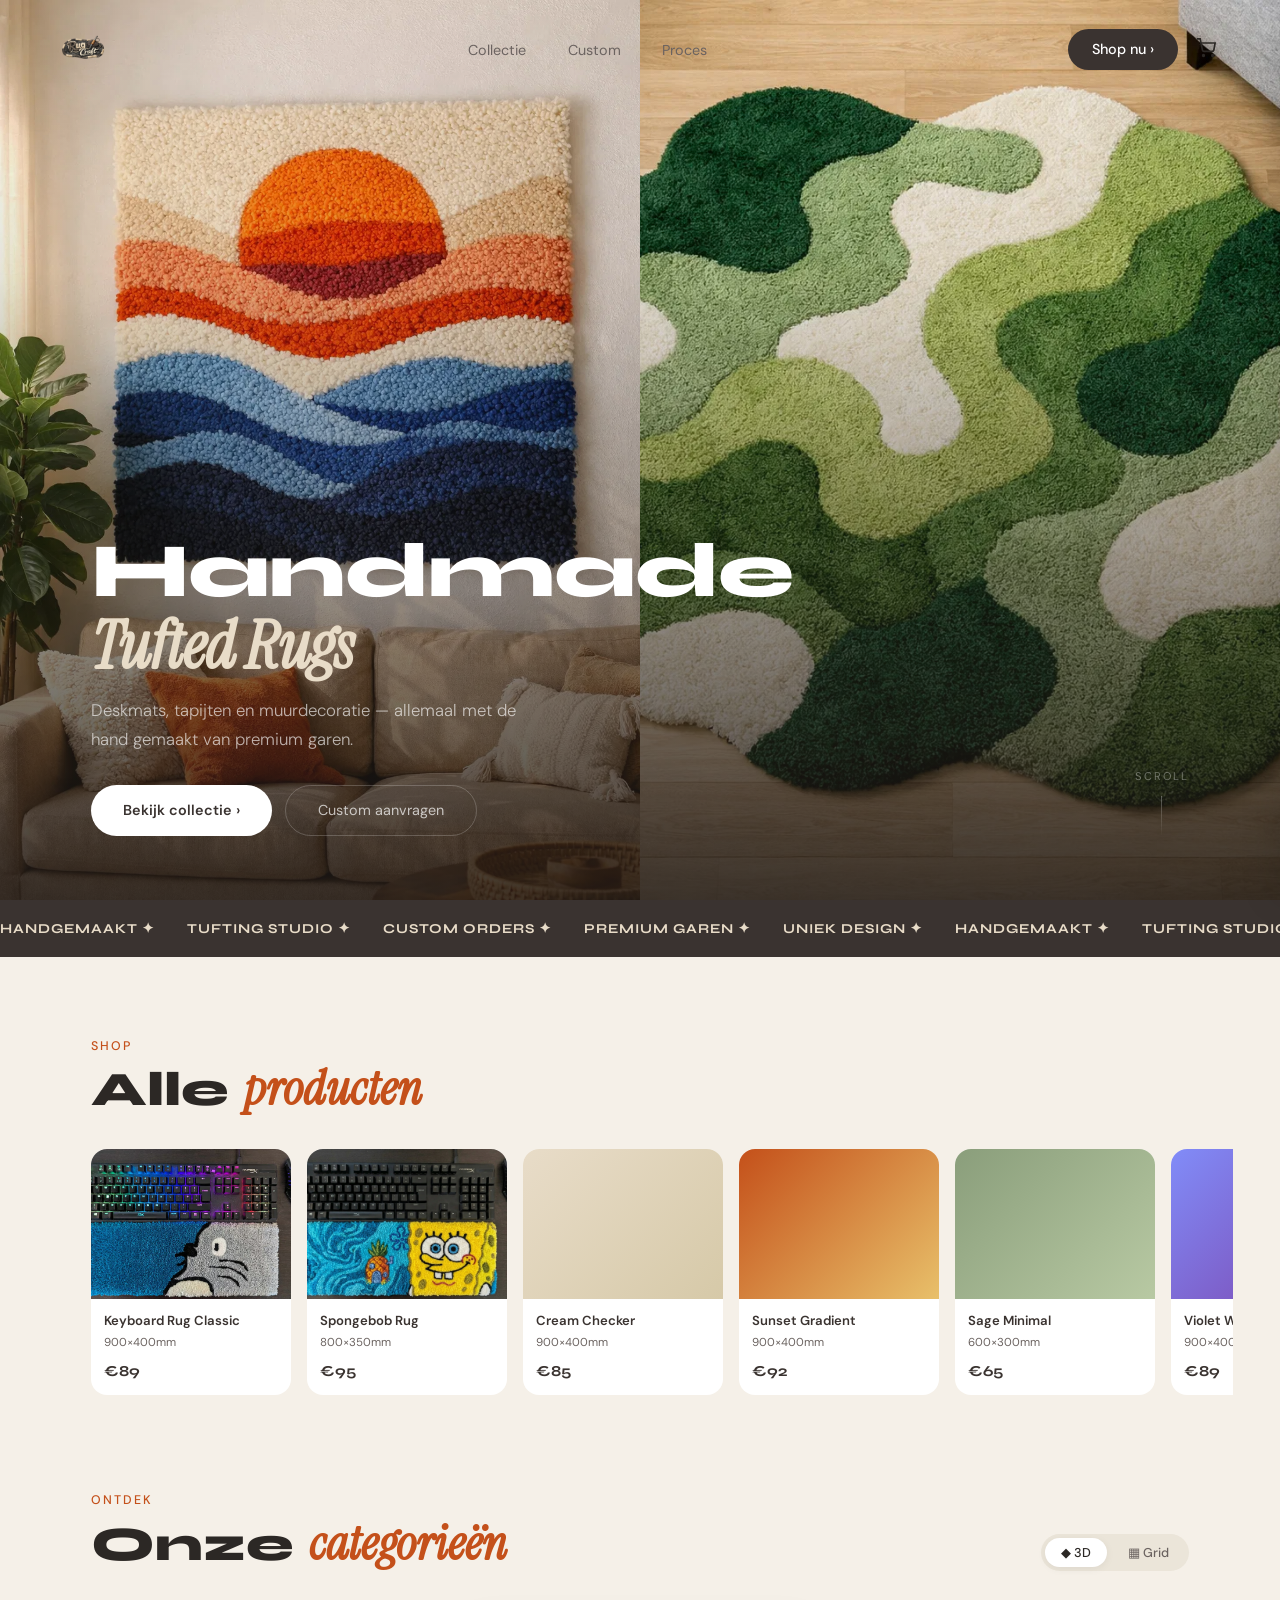
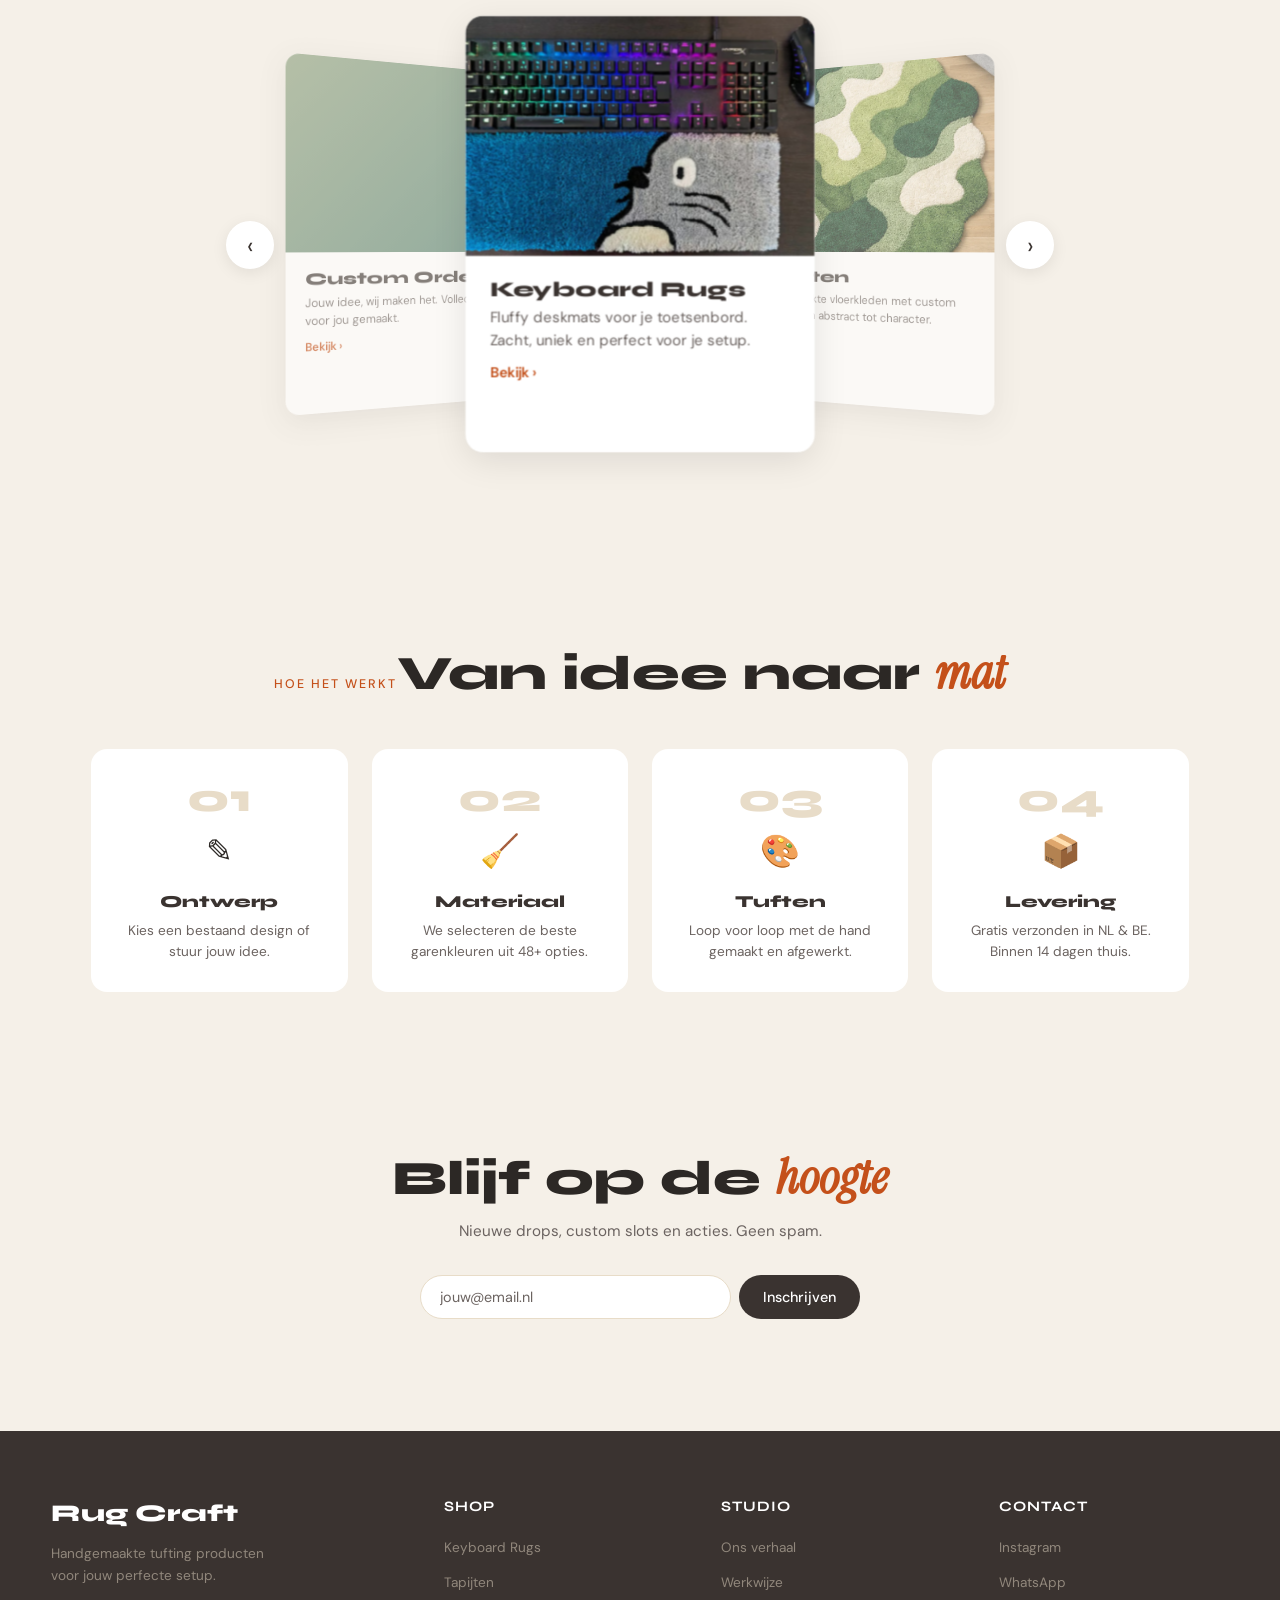
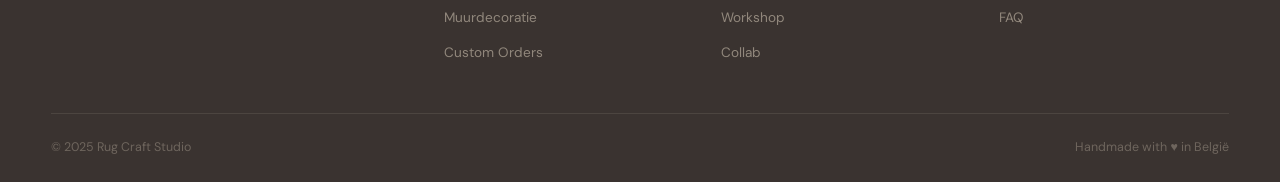
<file: index.html>
<!DOCTYPE html>
<html lang="nl">
<head>
    <meta charset="UTF-8" />
    <meta name="viewport" content="width=device-width, initial-scale=1.0" />
    <title>Rug Craft — Handmade Tufting</title>
    <link href="https://fonts.googleapis.com/css2?family=Syne:wght@400;700;800&family=Instrument+Serif:ital@0;1&family=DM+Sans:wght@300;400;500&display=swap" rel="stylesheet" />
    <link rel="stylesheet" href="/CSS/style.css" />
</head>
<body>

<!-- ===== NAV ===== -->
<header>
    <nav id="navbar">
        <div class="nav-inner">
            <a href="/" class="nav-logo"><img src="images/logo1.png" alt="Rug Craft" /></a>
            <ul class="nav-links">
                <li><a href="#categories">Collectie</a></li>
                <li><a href="javascript:void(0)" onclick="openCustomModal()">Custom</a></li>
                <li><a href="#process">Proces</a></li>
            </ul>
            <div class="nav-right">
                <a href="#categories" class="nav-cta">Shop nu &#8250;</a>
                <button class="cart-toggle" onclick="toggleCart()">
                    <svg width="20" height="20" viewBox="0 0 24 24" fill="none" stroke="currentColor" stroke-width="2"><circle cx="9" cy="21" r="1"/><circle cx="20" cy="21" r="1"/><path d="M1 1h4l2.68 13.39a2 2 0 0 0 2 1.61h9.72a2 2 0 0 0 2-1.61L23 6H6"/></svg>
                    <span class="cart-count" id="cart-count">0</span>
                </button>
            </div>
        </div>
    </nav>
</header>

<!-- ===== HERO ===== -->
<section class="hero">
    <div class="hero-img">
        <img src="images/sun_decor.webp" alt="">
        <img src="images/green_carpet.webp" alt="">
    </div>


    <div class="hero-overlay"></div>
    <div class="hero-inner">
        <div class="hero-content">
            <h1>Handmade<br/><em>Tufted Rugs</em></h1>
            <p class="hero-sub">Deskmats, tapijten en muurdecoratie — allemaal met de hand gemaakt van premium garen.</p>
            <div class="hero-buttons">
                <a href="#categories" class="btn-hero">Bekijk collectie &#8250;</a>
                <a href="javascript:void(0)" class="btn-hero-ghost" onclick="openCustomModal()">Custom aanvragen</a>
            </div>
        </div>
        <div class="hero-scroll-hint">
            <span>Scroll</span>
            <div class="scroll-line"></div>
        </div>
    </div>
</section>

<!-- ===== STRIP ===== -->
<div class="strip"><div class="strip-track">
    <span>Handgemaakt ✦</span><span>Tufting Studio ✦</span><span>Custom Orders ✦</span><span>Premium Garen ✦</span><span>Uniek Design ✦</span>
    <span>Handgemaakt ✦</span><span>Tufting Studio ✦</span><span>Custom Orders ✦</span><span>Premium Garen ✦</span><span>Uniek Design ✦</span>
</div></div>

<!-- ===== ALLE PRODUCTEN RIJ ===== -->
<section class="all-products" id="all-products">
    <div class="sec-header">
        <div><div class="section-label">Shop</div><h2>Alle <em>producten</em></h2></div>
    </div>
    <div class="products-scroll">
        <div class="products-track">
            <div class="p-card" onclick="addToCart('Keyboard Rug Classic',89,'900×400mm')"><img src="images/KeyboardRug.avif" alt="Keyboard Rug Classic"/><div class="p-info"><span class="p-name">Keyboard Rug Classic</span><span class="p-size">900×400mm</span><span class="p-price">&euro;89</span></div></div>
            <div class="p-card" onclick="addToCart('Spongebob Rug',95,'800×350mm')"><img src="images/SpongebobRug.png" alt="Spongebob Rug"/><div class="p-info"><span class="p-name">Spongebob Rug</span><span class="p-size">800×350mm</span><span class="p-price">&euro;95</span></div></div>
            <div class="p-card" onclick="addToCart('Cream Checker',85,'900×400mm')"><div class="p-ph" style="background:linear-gradient(135deg,#e8dcc8,#d6c9a8)"></div><div class="p-info"><span class="p-name">Cream Checker</span><span class="p-size">900×400mm</span><span class="p-price">&euro;85</span></div></div>
            <div class="p-card" onclick="addToCart('Sunset Gradient',92,'900×400mm')"><div class="p-ph" style="background:linear-gradient(135deg,#c4501a,#e8c06a)"></div><div class="p-info"><span class="p-name">Sunset Gradient</span><span class="p-size">900×400mm</span><span class="p-price">&euro;92</span></div></div>
            <div class="p-card" onclick="addToCart('Sage Minimal',65,'600×300mm')"><div class="p-ph" style="background:linear-gradient(135deg,#8a9e7b,#b8c9a3)"></div><div class="p-info"><span class="p-name">Sage Minimal</span><span class="p-size">600×300mm</span><span class="p-price">&euro;65</span></div></div>
            <div class="p-card" onclick="addToCart('Violet Wave',89,'900×400mm')"><div class="p-ph" style="background:linear-gradient(135deg,#818cf8,#7b3fa8)"></div><div class="p-info"><span class="p-name">Violet Wave</span><span class="p-size">900×400mm</span><span class="p-price">&euro;89</span></div></div>
            <div class="p-card" onclick="addToCart('Green Abstract Rug',175,'140×90cm')"><img src="images/green_carpet.webp" alt="Green Abstract Rug"/><div class="p-info"><span class="p-name">Green Abstract Rug</span><span class="p-size">140×90cm</span><span class="p-price">&euro;175</span></div></div>
            <div class="p-card" onclick="addToCart('Ocean Abstract',175,'140×90cm')"><div class="p-ph" style="background:linear-gradient(135deg,#2a5a8a,#4a7a6a)"></div><div class="p-info"><span class="p-name">Ocean Abstract</span><span class="p-size">140×90cm</span><span class="p-price">&euro;175</span></div></div>
            <div class="p-card" onclick="addToCart('Sunset Wall Art',125,'100×100cm')"><img src="images/sun_decor.webp" alt="Sunset Wall Art"/><div class="p-info"><span class="p-name">Sunset Wall Art</span><span class="p-size">100×100cm</span><span class="p-price">&euro;125</span></div></div>
            <div class="p-card" onclick="addToCart('Horizon Panorama',195,'180×80cm')"><img src="images/sun_horizon.webp" alt="Horizon Panorama"/><div class="p-info"><span class="p-name">Horizon Panorama</span><span class="p-size">180×80cm</span><span class="p-price">&euro;195</span></div></div>
        </div>
    </div>
</section>

<!-- ===== CATEGORIEËN ===== -->
<section class="categories-sec" id="categories">
    <div class="sec-header">
        <div><div class="section-label">Ontdek</div><h2>Onze <em>categorieën</em></h2></div>
        <div class="view-toggle">
            <button class="tog active" id="btn-carousel" onclick="setView('carousel')">&#9670; 3D</button>
            <button class="tog" id="btn-grid" onclick="setView('grid')">&#9638; Grid</button>
        </div>
    </div>
    <div class="carousel-wrap" id="carousel-view">
        <button class="c-arrow" onclick="moveCarousel(-1)">&#8249;</button>
        <div class="c-stage"><div class="c-track" id="carousel-track">
            <div class="c-card" onclick="openCategory('keyboard')"><img src="images/KeyboardRug.avif" alt="Keyboard Rugs"/><div class="c-card-body"><h3>Keyboard Rugs</h3><p>Fluffy deskmats voor je toetsenbord. Zacht, uniek en perfect voor je setup.</p><span class="c-cta">Bekijk &#8250;</span></div></div>
            <div class="c-card" onclick="openCategory('tapijten')"><img src="images/green_carpet.webp" alt="Tapijten"/><div class="c-card-body"><h3>Tapijten</h3><p>Handgemaakte vloerkleden met custom designs. Van abstract tot character.</p><span class="c-cta">Bekijk &#8250;</span></div></div>
            <div class="c-card" onclick="openCategory('muur')"><img src="images/sun_decor.webp" alt="Muurdecoratie"/><div class="c-card-body"><h3>Muurdecoratie</h3><p>Tufted wall art voor aan je muur. Handgemaakte kunst met persoonlijkheid.</p><span class="c-cta">Bekijk &#8250;</span></div></div>
            <div class="c-card" onclick="openCategory('custom')"><div class="c-card-ph" style="background:linear-gradient(135deg,#8a9e7b,#4a7a6a)"></div><div class="c-card-body"><h3>Custom Orders</h3><p>Jouw idee, wij maken het. Volledig op maat, voor jou gemaakt.</p><span class="c-cta">Bekijk &#8250;</span></div></div>
        </div></div>
        <button class="c-arrow" onclick="moveCarousel(1)">&#8250;</button>
    </div>
    <div class="cat-grid hidden" id="grid-view">
        <div class="cat-card" onclick="openCategory('keyboard')"><img src="images/KeyboardRug.avif" alt="Keyboard Rugs"/><div class="cat-card-body"><h3>Keyboard Rugs</h3><p>Fluffy deskmats voor je setup.</p></div></div>
        <div class="cat-card" onclick="openCategory('tapijten')"><img src="images/green_carpet.webp" alt="Tapijten"/><div class="cat-card-body"><h3>Tapijten</h3><p>Handgemaakte vloerkleden.</p></div></div>
        <div class="cat-card" onclick="openCategory('muur')"><img src="images/sun_decor.webp" alt="Muurdecoratie"/><div class="cat-card-body"><h3>Muurdecoratie</h3><p>Tufted wall art.</p></div></div>
        <div class="cat-card" onclick="openCategory('custom')"><div class="cat-card-ph" style="background:linear-gradient(135deg,#8a9e7b,#4a7a6a)"></div><div class="cat-card-body"><h3>Custom Orders</h3><p>Volledig op maat.</p></div></div>
    </div>

    <!-- Expand panels -->
    <div class="expand" id="expand-keyboard"><div class="expand-top"><h3>Keyboard Rugs</h3><button onclick="closeCategory()">&#10005; Sluiten</button></div><div class="pgrid"></div></div>
    <div class="expand" id="expand-tapijten"><div class="expand-top"><h3>Tapijten</h3><button onclick="closeCategory()">&#10005; Sluiten</button></div><div class="pgrid"></div></div>
    <div class="expand" id="expand-muur"><div class="expand-top"><h3>Muurdecoratie</h3><button onclick="closeCategory()">&#10005; Sluiten</button></div><div class="pgrid"></div></div>
    <div class="expand" id="expand-custom"><div class="expand-top"><h3>Custom Orders</h3><button onclick="closeCategory()">&#10005; Sluiten</button></div><div class="expand-custom-body">
        <p>Wil je iets unieks? Stuur ons jouw idee en wij maken het werkelijkheid.</p>
        <a href="javascript:void(0)" class="btn-primary" onclick="openCustomModal()" style="margin-top:1rem">Custom aanvragen &#8250;</a>
    </div></div>
</section>

<!-- ===== PROCESS ===== -->
<section class="process-sec" id="process">
    <div class="sec-header center"><div class="section-label">Hoe het werkt</div><h2>Van idee naar <em>mat</em></h2></div>
    <div class="proc-grid">
        <div class="proc"><div class="proc-n">01</div><div class="proc-i">&#9998;</div><h3>Ontwerp</h3><p>Kies een bestaand design of stuur jouw idee.</p></div>
        <div class="proc"><div class="proc-n">02</div><div class="proc-i">&#129529;</div><h3>Materiaal</h3><p>We selecteren de beste garenkleuren uit 48+ opties.</p></div>
        <div class="proc"><div class="proc-n">03</div><div class="proc-i">&#127912;</div><h3>Tuften</h3><p>Loop voor loop met de hand gemaakt en afgewerkt.</p></div>
        <div class="proc"><div class="proc-n">04</div><div class="proc-i">&#128230;</div><h3>Levering</h3><p>Gratis verzonden in NL &amp; BE. Binnen 14 dagen thuis.</p></div>
    </div>
</section>

<!-- ===== NEWSLETTER ===== -->
<section class="nl-sec">
    <h2>Blijf op de <em>hoogte</em></h2>
    <p class="nl-sub">Nieuwe drops, custom slots en acties. Geen spam.</p>
    <div class="nl-form"><input type="email" placeholder="jouw@email.nl"/><button>Inschrijven</button></div>
</section>

<!-- ===== FOOTER ===== -->
<footer>
    <div class="f-top">
        <div class="f-brand"><div class="f-logo">Rug Craft</div><p>Handgemaakte tufting producten<br/>voor jouw perfecte setup.</p></div>
        <div class="f-col"><div class="f-h">Shop</div><ul><li><a href="#categories">Keyboard Rugs</a></li><li><a href="#categories">Tapijten</a></li><li><a href="#categories">Muurdecoratie</a></li><li><a href="javascript:void(0)" onclick="openCustomModal()">Custom Orders</a></li></ul></div>
        <div class="f-col"><div class="f-h">Studio</div><ul><li><a href="#">Ons verhaal</a></li><li><a href="#process">Werkwijze</a></li><li><a href="#">Workshop</a></li><li><a href="#">Collab</a></li></ul></div>
        <div class="f-col"><div class="f-h">Contact</div><ul><li><a href="https://www.instagram.com/rugcraftt/" target="_blank">Instagram</a></li><li><a href="https://wa.me/32489345632" target="_blank">WhatsApp</a></li><li><a href="#">FAQ</a></li></ul></div>
    </div>
    <div class="f-bot"><span>&copy; 2025 Rug Craft Studio</span><span>Handmade with &hearts; in België</span></div>
</footer>

<!-- ===== CART SIDEBAR ===== -->
<div class="overlay" id="cart-overlay" onclick="toggleCart()"></div>
<aside class="cart" id="cart-sidebar">
    <div class="cart-head"><h3>Winkelwagen</h3><button onclick="toggleCart()">&#10005;</button></div>
    <div class="cart-items" id="cart-items"><div class="cart-empty" id="cart-empty"><p>Je winkelwagen is leeg</p></div></div>
    <div class="cart-foot" id="cart-footer" style="display:none">
        <div class="cart-total"><span>Totaal</span><span id="cart-total-price">&euro;0</span></div>
        <div class="checkout-btns">
            <button class="ck-wa" onclick="checkoutWhatsApp()"><svg width="18" height="18" viewBox="0 0 24 24" fill="currentColor"><path d="M17.472 14.382c-.297-.149-1.758-.867-2.03-.967-.273-.099-.471-.148-.67.15-.197.297-.767.966-.94 1.164-.173.199-.347.223-.644.075-.297-.15-1.255-.463-2.39-1.475-.883-.788-1.48-1.761-1.653-2.059-.173-.297-.018-.458.13-.606.134-.133.298-.347.446-.52.149-.174.198-.298.298-.497.099-.198.05-.371-.025-.52-.075-.149-.669-1.612-.916-2.207-.242-.579-.487-.5-.669-.51-.173-.008-.371-.01-.57-.01-.198 0-.52.074-.792.372-.272.297-1.04 1.016-1.04 2.479 0 1.462 1.065 2.875 1.213 3.074.149.198 2.096 3.2 5.077 4.487.709.306 1.262.489 1.694.625.712.227 1.36.195 1.871.118.571-.085 1.758-.719 2.006-1.413.248-.694.248-1.289.173-1.413-.074-.124-.272-.198-.57-.347m-5.421 7.403h-.004a9.87 9.87 0 01-5.031-1.378l-.361-.214-3.741.982.998-3.648-.235-.374a9.86 9.86 0 01-1.51-5.26c.001-5.45 4.436-9.884 9.888-9.884 2.64 0 5.122 1.03 6.988 2.898a9.825 9.825 0 012.893 6.994c-.003 5.45-4.437 9.884-9.885 9.884m8.413-18.297A11.815 11.815 0 0012.05 0C5.495 0 .16 5.335.157 11.892c0 2.096.547 4.142 1.588 5.945L.057 24l6.305-1.654a11.882 11.882 0 005.683 1.448h.005c6.554 0 11.89-5.335 11.893-11.893a11.821 11.821 0 00-3.48-8.413z"/></svg> WhatsApp</button>
            <button class="ck-ig" onclick="checkoutInstagram()"><svg width="18" height="18" viewBox="0 0 24 24" fill="none" stroke="currentColor" stroke-width="2"><rect x="2" y="2" width="20" height="20" rx="5"/><circle cx="12" cy="12" r="5"/><circle cx="17.5" cy="6.5" r="1.5" fill="currentColor" stroke="none"/></svg> Instagram</button>
        </div>
    </div>
</aside>

<!-- ===== CUSTOM MODAL ===== -->
<div class="overlay" id="custom-modal-overlay" onclick="closeCustomModal()"></div>
<div class="modal" id="custom-modal">
    <div class="modal-head"><h3>Custom Design Aanvragen</h3><button onclick="closeCustomModal()">&#10005;</button></div>
    <div class="modal-body">
        <div class="fg"><label>Wat wil je laten maken?</label><select id="custom-type"><option value="Deskmat">Deskmat (vanaf €99)</option><option value="Tapijt">Tapijt (vanaf €169)</option><option value="Muurdecoratie">Muurdecoratie (vanaf €119)</option></select></div>
        <div class="fg"><label>Beschrijf je idee</label><textarea id="custom-desc" rows="3" placeholder="Bijv. een Spongebob deskmat in geel en bruin, 900x400mm..."></textarea></div>
        <div class="fg"><label>Gewenste kleuren</label><div class="cpick" id="custom-colors">
            <div class="cp" style="background:#c4501a" onclick="toggleColor(this,'#c4501a')"></div>
            <div class="cp" style="background:#d6831a" onclick="toggleColor(this,'#d6831a')"></div>
            <div class="cp" style="background:#e8c06a" onclick="toggleColor(this,'#e8c06a')"></div>
            <div class="cp" style="background:#8a9e7b" onclick="toggleColor(this,'#8a9e7b')"></div>
            <div class="cp" style="background:#4a7a6a" onclick="toggleColor(this,'#4a7a6a')"></div>
            <div class="cp" style="background:#2a5a8a" onclick="toggleColor(this,'#2a5a8a')"></div>
            <div class="cp" style="background:#818cf8" onclick="toggleColor(this,'#818cf8')"></div>
            <div class="cp" style="background:#fb7185" onclick="toggleColor(this,'#fb7185')"></div>
            <div class="cp" style="background:#f472b6" onclick="toggleColor(this,'#f472b6')"></div>
            <div class="cp" style="background:#7b3fa8" onclick="toggleColor(this,'#7b3fa8')"></div>
            <div class="cp" style="background:#1a1a1a" onclick="toggleColor(this,'#1a1a1a')"></div>
            <div class="cp" style="background:#e8dcc8" onclick="toggleColor(this,'#e8dcc8')"></div>
        </div></div>
        <div class="fg"><label>Formaat (optioneel)</label><input type="text" id="custom-size" placeholder="Bijv. 900x400mm"/></div>
        <div class="fg"><label>Je naam</label><input type="text" id="custom-name" placeholder="Naam"/></div>
        <div class="checkout-btns">
            <button class="ck-wa" onclick="customWhatsApp()"><svg width="18" height="18" viewBox="0 0 24 24" fill="currentColor"><path d="M17.472 14.382c-.297-.149-1.758-.867-2.03-.967-.273-.099-.471-.148-.67.15-.197.297-.767.966-.94 1.164-.173.199-.347.223-.644.075-.297-.15-1.255-.463-2.39-1.475-.883-.788-1.48-1.761-1.653-2.059-.173-.297-.018-.458.13-.606.134-.133.298-.347.446-.52.149-.174.198-.298.298-.497.099-.198.05-.371-.025-.52-.075-.149-.669-1.612-.916-2.207-.242-.579-.487-.5-.669-.51-.173-.008-.371-.01-.57-.01-.198 0-.52.074-.792.372-.272.297-1.04 1.016-1.04 2.479 0 1.462 1.065 2.875 1.213 3.074.149.198 2.096 3.2 5.077 4.487.709.306 1.262.489 1.694.625.712.227 1.36.195 1.871.118.571-.085 1.758-.719 2.006-1.413.248-.694.248-1.289.173-1.413-.074-.124-.272-.198-.57-.347m-5.421 7.403h-.004a9.87 9.87 0 01-5.031-1.378l-.361-.214-3.741.982.998-3.648-.235-.374a9.86 9.86 0 01-1.51-5.26c.001-5.45 4.436-9.884 9.888-9.884 2.64 0 5.122 1.03 6.988 2.898a9.825 9.825 0 012.893 6.994c-.003 5.45-4.437 9.884-9.885 9.884m8.413-18.297A11.815 11.815 0 0012.05 0C5.495 0 .16 5.335.157 11.892c0 2.096.547 4.142 1.588 5.945L.057 24l6.305-1.654a11.882 11.882 0 005.683 1.448h.005c6.554 0 11.89-5.335 11.893-11.893a11.821 11.821 0 00-3.48-8.413z"/></svg> Via WhatsApp</button>
            <button class="ck-ig" onclick="customInstagram()"><svg width="18" height="18" viewBox="0 0 24 24" fill="none" stroke="currentColor" stroke-width="2"><rect x="2" y="2" width="20" height="20" rx="5"/><circle cx="12" cy="12" r="5"/><circle cx="17.5" cy="6.5" r="1.5" fill="currentColor" stroke="none"/></svg> Via Instagram</button>
        </div>
    </div>
</div>

<script>
    const WA='32489345632', IG='https://www.instagram.com/rugcraftt/';

    /* -- Smooth scroll -- */
    document.querySelectorAll('a[href^="#"]').forEach(a=>{a.addEventListener('click',e=>{const t=document.querySelector(a.getAttribute('href'));if(t){e.preventDefault();t.scrollIntoView({behavior:'smooth'});}});});

    /* -- Nav scroll -- */
    const nav=document.getElementById('navbar');
    window.addEventListener('scroll',()=>nav.classList.toggle('scrolled',scrollY>50));

    /* -- Products data for expand panels -- */
    const PRODUCTS={
        keyboard:[
            {n:'Keyboard Rug Classic',p:89,s:'900×400mm',img:'images/KeyboardRug.avif'},
            {n:'Cream Checker',p:85,s:'900×400mm',bg:'linear-gradient(135deg,#e8dcc8,#d6c9a8)'},
            {n:'Midnight Setup',p:82,s:'800×350mm',bg:'linear-gradient(135deg,#3a3330,#5c4a40)'},
            {n:'Sunset Gradient',p:92,s:'900×400mm',bg:'linear-gradient(135deg,#c4501a,#e8c06a)'},
            {n:'Sage Minimal',p:65,s:'600×300mm',bg:'linear-gradient(135deg,#8a9e7b,#b8c9a3)'},
            {n:'Violet Wave',p:89,s:'900×400mm',bg:'linear-gradient(135deg,#818cf8,#7b3fa8)'}
        ],tapijten:[
            {n:'Spongebob Rug',p:149,s:'120×80cm',img:'images/SpongebobRug.png'},
            {n:'Green Abstract Rug',p:175,s:'140×90cm',img:'images/green_carpet.webp'},
            {n:'Ocean Abstract',p:175,s:'140×90cm',bg:'linear-gradient(135deg,#2a5a8a,#4a7a6a)'},
            {n:'Golden Hour',p:159,s:'120×80cm',bg:'linear-gradient(135deg,#e8c06a,#d6831a)'},
            {n:'Noir Essentials',p:199,s:'160×110cm',bg:'linear-gradient(135deg,#1a1a1a,#3a3330)'},
            {n:'Sand Dune',p:165,s:'130×85cm',bg:'linear-gradient(135deg,#d6c9a8,#e8dcc8)'}
        ],muur:[
            {n:'Sunset Wall Art',p:125,s:'100×100cm',img:'images/sun_decor.webp'},
            {n:'Horizon Panorama',p:195,s:'180×80cm',img:'images/sun_horizon.webp'},
            {n:'Nature Waves',p:135,s:'80×50cm',bg:'linear-gradient(135deg,#8a9e7b,#e8dcc8)'},
            {n:'Galaxy Mirror',p:145,s:'70cm ⌀',bg:'linear-gradient(135deg,#7b3fa8,#818cf8)'},
            {n:'Retro Arch',p:155,s:'90×60cm',bg:'linear-gradient(135deg,#fb7185,#e8c06a)'},
            {n:'Mono Cloud',p:95,s:'50cm ⌀',bg:'linear-gradient(135deg,#3a3330,#6b6360)'}
        ]};

    /* Render product grids */
    Object.entries(PRODUCTS).forEach(([cat,items])=>{
        const grid=document.querySelector('#expand-'+cat+' .pgrid');
        if(!grid)return;
        items.forEach(item=>{
            const d=document.createElement('div');d.className='product-card';
            d.innerHTML=`${item.img?`<img src="${item.img}" alt="${item.n}"/>`:`<div class="product-ph" style="background:${item.bg}"></div>`}<div class="product-info"><span class="product-name">${item.n}</span><span class="product-size">${item.s}</span><div class="product-foot"><span class="product-price">€${item.p}</span><button class="product-btn" onclick="event.stopPropagation();addToCart('${item.n}',${item.p},'${item.s}')">+ Toevoegen</button></div></div>`;
            grid.appendChild(d);
        });
    });

    /* -- 3D Carousel -- */
    const cards=document.querySelectorAll('.c-card'),total=cards.length;let cur=0;
    function updateCarousel(){cards.forEach((c,i)=>{let o=i-cur;if(o>total/2)o-=total;if(o<-total/2)o+=total;let z,x,ry,op,sc;if(o===0){z=100;x=0;ry=0;op=1;sc=1;}else if(Math.abs(o)===1||Math.abs(o)===total-1){z=0;x=(o>0||o===-(total-1)?1:-1)*220;ry=(o>0||o===-(total-1)?-35:35);op=.6;sc=.85;}else{z=-200;x=o>0?400:-400;ry=o>0?-50:50;op=0;sc=.7;}c.style.transform=`translateX(${x}px) translateZ(${z}px) rotateY(${ry}deg) scale(${sc})`;c.style.opacity=op;c.style.zIndex=o===0?10:5-Math.abs(o);c.style.pointerEvents=o===0?'auto':'none';});}
    function moveCarousel(d){cur=(cur+d+total)%total;updateCarousel();}
    updateCarousel();

    function setView(v){const cv=document.getElementById('carousel-view'),gv=document.getElementById('grid-view'),bc=document.getElementById('btn-carousel'),bg=document.getElementById('btn-grid');if(v==='carousel'){cv.classList.remove('hidden');gv.classList.add('hidden');bc.classList.add('active');bg.classList.remove('active');updateCarousel();}else{cv.classList.add('hidden');gv.classList.remove('hidden');bc.classList.remove('active');bg.classList.add('active');}}

    /* -- Category expand -- */
    function openCategory(cat){closeCategory();const p=document.getElementById('expand-'+cat);if(p){p.classList.add('active');setTimeout(()=>p.scrollIntoView({behavior:'smooth',block:'nearest'}),100);}}
    function closeCategory(){document.querySelectorAll('.expand').forEach(e=>e.classList.remove('active'));}

    /* -- Cart -- */
    let cart=[];
    function addToCart(name,price,size){const ex=cart.find(i=>i.name===name);if(ex)ex.qty++;else cart.push({name,price,size,qty:1});updateCartUI();showNotif(name);if(!document.getElementById('cart-sidebar').classList.contains('open'))toggleCart();}
    function removeFromCart(i){cart.splice(i,1);updateCartUI();}
    function changeQty(i,d){cart[i].qty+=d;if(cart[i].qty<=0)cart.splice(i,1);updateCartUI();}
    function updateCartUI(){const cnt=document.getElementById('cart-count'),items=document.getElementById('cart-items'),empty=document.getElementById('cart-empty'),foot=document.getElementById('cart-footer'),tot=document.getElementById('cart-total-price'),ti=cart.reduce((s,i)=>s+i.qty,0),tp=cart.reduce((s,i)=>s+i.price*i.qty,0);cnt.textContent=ti;cnt.style.display=ti>0?'flex':'none';items.querySelectorAll('.cart-item').forEach(p=>p.remove());if(!cart.length){empty.style.display='block';foot.style.display='none';return;}empty.style.display='none';foot.style.display='block';tot.textContent='€'+tp;cart.forEach((item,idx)=>{const d=document.createElement('div');d.className='cart-item';d.innerHTML=`<div class="ci-info"><span class="ci-name">${item.name}</span><span class="ci-size">${item.size}</span><span class="ci-price">€${item.price}</span></div><div class="ci-actions"><div class="qty"><button onclick="changeQty(${idx},-1)">−</button><span>${item.qty}</span><button onclick="changeQty(${idx},1)">+</button></div><button class="ci-rm" onclick="removeFromCart(${idx})">✕</button></div>`;items.appendChild(d);});}
    function showNotif(name){const n=document.createElement('div');n.className='notif';n.textContent='✓ '+name+' toegevoegd';document.body.appendChild(n);setTimeout(()=>n.classList.add('show'),10);setTimeout(()=>{n.classList.remove('show');setTimeout(()=>n.remove(),300);},2000);}
    function toggleCart(){document.getElementById('cart-sidebar').classList.toggle('open');document.getElementById('cart-overlay').classList.toggle('open');}

    /* -- Checkout -- */
    function buildOrder(){let m='🧶 *Nieuwe bestelling — Rug Craft*\n\n';cart.forEach(i=>{m+=`• ${i.name} (${i.size}) x${i.qty} — €${i.price*i.qty}\n`;});m+=`\n*Totaal: €${cart.reduce((s,i)=>s+i.price*i.qty,0)}*\n\nGraag ontvang ik meer info over bezorging en betaling. Bedankt! 🙏`;return m;}
    function checkoutWhatsApp(){window.open(`https://wa.me/${WA}?text=${encodeURIComponent(buildOrder())}`,'_blank');}
    function checkoutInstagram(){navigator.clipboard.writeText(buildOrder()).then(()=>{alert('📋 Bestelling gekopieerd!\n\nJe wordt doorgestuurd naar Instagram.\nPlak het bericht in een DM naar @rugcraftt.');window.open(IG,'_blank');}).catch(()=>{prompt('Kopieer dit bericht:',buildOrder());window.open(IG,'_blank');});}

    /* -- Custom -- */
    let selColors=[];
    function openCustomModal(){document.getElementById('custom-modal').classList.add('open');document.getElementById('custom-modal-overlay').classList.add('open');}
    function closeCustomModal(){document.getElementById('custom-modal').classList.remove('open');document.getElementById('custom-modal-overlay').classList.remove('open');}
    function toggleColor(el,c){el.classList.toggle('sel');if(selColors.includes(c))selColors=selColors.filter(x=>x!==c);else selColors.push(c);}
    function buildCustomMsg(){const t=document.getElementById('custom-type').value,d=document.getElementById('custom-desc').value,s=document.getElementById('custom-size').value,n=document.getElementById('custom-name').value,c=selColors.length?selColors.join(', '):'Nog niet gekozen';return`🎨 *Custom Design Aanvraag — Rug Craft*\n\n*Naam:* ${n||'-'}\n*Type:* ${t}\n*Beschrijving:* ${d||'-'}\n*Kleuren:* ${c}\n*Formaat:* ${s||'-'}\n\nIk hoor graag wat de mogelijkheden en prijs zijn. Bedankt! 🙏`;}
    function customWhatsApp(){window.open(`https://wa.me/${WA}?text=${encodeURIComponent(buildCustomMsg())}`,'_blank');}
    function customInstagram(){navigator.clipboard.writeText(buildCustomMsg()).then(()=>{alert('📋 Aanvraag gekopieerd!\n\nPlak het bericht in een DM naar @rugcraftt.');window.open(IG,'_blank');}).catch(()=>{prompt('Kopieer dit bericht:',buildCustomMsg());window.open(IG,'_blank');});}

    /* -- Keys -- */
    document.addEventListener('keydown',e=>{if(e.key==='ArrowLeft')moveCarousel(-1);if(e.key==='ArrowRight')moveCarousel(1);if(e.key==='Escape'){closeCategory();closeCustomModal();if(document.getElementById('cart-sidebar').classList.contains('open'))toggleCart();}});
</script>
</body>
</html>
</file>
<file: CSS/style.css>
/* === RUG CRAFT — COMPLETE CSS === */
*,*::before,*::after{margin:0;padding:0;box-sizing:border-box}
html{scroll-behavior:smooth}
:root{--bg:#f5f0e8;--bg2:#ebe5d9;--tx:#2c2825;--tx2:#6b6360;--ac:#c4501a;--cr:#e8dcc8;--dk:#3a3330;--wh:#fff;--r:16px}
body{font-family:'DM Sans',sans-serif;background:var(--bg);color:var(--tx);line-height:1.6;overflow-x:hidden}
h1,h2,h3{font-family:'Syne',sans-serif;font-weight:800;line-height:1.1}
h1{font-size:clamp(2.2rem,5vw,3.8rem)}h2{font-size:clamp(1.8rem,4vw,3rem)}
em{font-family:'Instrument Serif',serif;font-style:italic;color:var(--ac)}
a{text-decoration:none;color:inherit}img{max-width:100%;display:block}
button{font-family:inherit;cursor:pointer;border:none}
.hidden{display:none!important}

/* === NAV === */
header{position:fixed;top:0;left:0;right:0;z-index:100;padding:1rem 1.5rem}
nav{max-width:1200px;margin:0 auto;border-radius:100px;transition:all .4s}
nav.scrolled{background:rgba(245,240,232,.8);backdrop-filter:blur(20px);-webkit-backdrop-filter:blur(20px);box-shadow:0 4px 30px rgba(0,0,0,.06);border:1px solid rgba(232,220,200,.5)}
.nav-inner{display:flex;align-items:center;justify-content:space-between;padding:.6rem 1rem .6rem 1.2rem}
.nav-logo img{height:48px;width:auto;object-fit:contain}
.nav-links{display:flex;list-style:none;gap:.4rem}
.nav-links a{font-size:.9rem;font-weight:400;color:var(--tx2);padding:.5rem 1.1rem;border-radius:50px;transition:all .25s}
.nav-links a:hover{color:var(--tx);background:rgba(0,0,0,.04)}
.nav-right{display:flex;align-items:center;gap:.6rem}
.nav-cta{background:var(--dk);color:var(--wh);padding:.55rem 1.5rem;border-radius:50px;font-size:.9rem;font-weight:500;transition:all .3s;display:inline-flex;align-items:center;gap:.3rem}
.nav-cta:hover{background:var(--ac);transform:translateY(-1px)}
.cart-toggle{position:relative;background:none;padding:.5rem;color:var(--tx);transition:color .3s}
.cart-toggle:hover{color:var(--ac)}
.cart-count{position:absolute;top:0;right:0;background:var(--ac);color:var(--wh);width:18px;height:18px;border-radius:50%;font-size:.65rem;font-weight:700;display:none;align-items:center;justify-content:center}

/* === HERO === */
.hero{position:relative;height:100vh;min-height:600px;overflow:hidden;display:flex;align-items:flex-end}


.hero-img{position:absolute;inset:0;z-index:0; display: flex}


.hero-img img{width:50%;height:100%;object-fit:cover}

.hero-overlay{position:absolute;inset:0;z-index:1;background:linear-gradient(to top,rgba(30,25,22,.85) 0%,rgba(30,25,22,.4) 40%,rgba(30,25,22,.1) 70%,transparent 100%)}
.hero-inner{position:relative;z-index:2;width:100%;max-width:1200px;margin:0 auto;padding:0 4% 4rem;display:flex;align-items:flex-end;justify-content:space-between}
.hero-content{max-width:600px}
.hero h1{color:var(--wh);margin-bottom:1rem;font-size:clamp(2.8rem,6vw,5rem);letter-spacing:-1px;line-height:1.05}
.hero h1 em{color:var(--cr);display:block;font-size:.85em}
.hero-sub{color:rgba(255,255,255,.65);font-size:1.05rem;font-weight:300;max-width:440px;line-height:1.7;margin-bottom:2rem}
.hero-buttons{display:flex;gap:.8rem;flex-wrap:wrap}
.btn-hero{background:var(--wh);color:var(--dk);padding:.8rem 2rem;border-radius:50px;font-weight:600;font-size:.9rem;transition:all .3s;display:inline-flex;align-items:center;gap:.3rem}
.btn-hero:hover{background:var(--ac);color:var(--wh);transform:translateY(-2px);box-shadow:0 8px 24px rgba(196,80,26,.3)}
.btn-hero-ghost{color:rgba(255,255,255,.7);padding:.8rem 2rem;border-radius:50px;font-weight:400;font-size:.9rem;transition:all .3s;border:1px solid rgba(255,255,255,.2)}
.btn-hero-ghost:hover{color:var(--wh);background:rgba(255,255,255,.1);border-color:rgba(255,255,255,.4)}
.hero-scroll-hint{display:flex;flex-direction:column;align-items:center;gap:.6rem;color:rgba(255,255,255,.35);font-size:.7rem;text-transform:uppercase;letter-spacing:2px}
.scroll-line{width:1px;height:40px;background:linear-gradient(to bottom,rgba(255,255,255,.3),transparent);animation:scrollPulse 2s ease-in-out infinite}
@keyframes scrollPulse{0%,100%{opacity:1;height:40px}50%{opacity:.4;height:25px}}

/* === STRIP === */
.strip{padding:1.1rem 0;overflow:hidden;background:var(--dk)}
.strip-track{display:flex;gap:2rem;white-space:nowrap;animation:scroll-strip 20s linear infinite}
.strip-track span{font-family:'Syne',sans-serif;font-weight:700;font-size:.85rem;color:var(--cr);letter-spacing:1px;text-transform:uppercase;flex-shrink:0}
@keyframes scroll-strip{from{transform:translateX(0)}to{transform:translateX(-50%)}}

/* === ALL PRODUCTS ROW === */
.all-products{padding:5rem 4% 2rem;max-width:1200px;margin:0 auto}
.sec-header{display:flex;justify-content:space-between;align-items:flex-end;margin-bottom:2rem}
.sec-header.center{justify-content:center;text-align:center}
.section-label{font-size:.78rem;font-weight:500;text-transform:uppercase;letter-spacing:2px;color:var(--ac);margin-bottom:.4rem}
.products-scroll{overflow-x:auto;margin:0 -4%;padding:0 4%;scrollbar-width:none;-ms-overflow-style:none}
.products-scroll::-webkit-scrollbar{display:none}
.products-track{display:flex;gap:1rem;padding-bottom:1rem}
.p-card{min-width:200px;max-width:200px;background:var(--wh);border-radius:var(--r);overflow:hidden;cursor:pointer;transition:transform .3s,box-shadow .3s;flex-shrink:0}
.p-card:hover{transform:translateY(-4px);box-shadow:0 8px 24px rgba(0,0,0,.08)}
.p-card img{width:100%;height:150px;object-fit:cover}
.p-ph{width:100%;height:150px}
.p-info{padding:.7rem .8rem}
.p-name{display:block;font-weight:600;font-size:.82rem;color:var(--dk);margin-bottom:.15rem}
.p-size{display:block;font-size:.72rem;color:var(--tx2);margin-bottom:.4rem}
.p-price{font-family:'Syne',sans-serif;font-weight:700;font-size:.95rem;color:var(--dk)}

/* === CATEGORIES === */
.categories-sec{padding:3rem 4% 5rem;max-width:1200px;margin:0 auto}
.view-toggle{display:flex;gap:.3rem;background:var(--bg2);padding:.25rem;border-radius:50px}
.tog{background:none;color:var(--tx2);padding:.4rem 1rem;border-radius:50px;font-size:.8rem;font-weight:500;transition:all .3s}
.tog.active{background:var(--wh);color:var(--tx);box-shadow:0 2px 8px rgba(0,0,0,.06)}
.carousel-wrap{position:relative;display:flex;align-items:center;justify-content:center;gap:1rem;padding:2rem 0}
.c-stage{width:100%;max-width:700px;perspective:1200px;overflow:visible;display:flex;justify-content:center;min-height:420px}
.c-track{position:relative;width:320px;height:400px;transform-style:preserve-3d;transition:transform .6s cubic-bezier(.25,.8,.25,1)}
.c-card{position:absolute;width:320px;height:400px;background:var(--wh);border-radius:var(--r);overflow:hidden;box-shadow:0 8px 32px rgba(0,0,0,.1);backface-visibility:hidden;transition:all .6s cubic-bezier(.25,.8,.25,1);cursor:pointer}
.c-card img{width:100%;height:220px;object-fit:cover}
.c-card-ph{width:100%;height:220px}
.c-card-body{padding:1.2rem 1.4rem}
.c-card-body h3{font-size:1.2rem;margin-bottom:.4rem;color:var(--dk)}
.c-card-body p{font-size:.85rem;color:var(--tx2);line-height:1.5}
.c-cta{display:inline-block;margin-top:.5rem;font-size:.82rem;font-weight:600;color:var(--ac)}
.c-arrow{width:48px;height:48px;border-radius:50%;background:var(--wh);color:var(--dk);font-size:1.5rem;display:flex;align-items:center;justify-content:center;box-shadow:0 4px 16px rgba(0,0,0,.08);transition:all .3s;flex-shrink:0;z-index:5}
.c-arrow:hover{background:var(--dk);color:var(--wh);transform:scale(1.05)}
.cat-grid{display:grid;grid-template-columns:repeat(2,1fr);gap:1.2rem}
.cat-card{background:var(--wh);border-radius:var(--r);overflow:hidden;box-shadow:0 4px 20px rgba(0,0,0,.05);transition:transform .3s,box-shadow .3s;cursor:pointer}
.cat-card:hover{transform:translateY(-4px);box-shadow:0 8px 30px rgba(0,0,0,.1)}
.cat-card img{width:100%;height:200px;object-fit:cover}
.cat-card-ph{width:100%;height:200px}
.cat-card-body{padding:1rem 1.2rem}
.cat-card-body h3{font-size:1.05rem;margin-bottom:.3rem;color:var(--dk)}
.cat-card-body p{font-size:.85rem;color:var(--tx2)}

/* Expand panels */
.expand{display:none;margin-top:2rem;padding:2rem;background:var(--wh);border-radius:var(--r);box-shadow:0 4px 24px rgba(0,0,0,.06);animation:expandIn .4s ease}
.expand.active{display:block}
@keyframes expandIn{from{opacity:0;transform:translateY(16px)}to{opacity:1;transform:translateY(0)}}
.expand-top{display:flex;justify-content:space-between;align-items:center;margin-bottom:1.5rem;padding-bottom:1rem;border-bottom:1px solid var(--cr)}
.expand-top h3{font-size:1.4rem;color:var(--dk)}
.expand-top button{background:none;color:var(--tx2);font-size:.85rem;font-weight:500;padding:.4rem 1rem;border-radius:50px;border:1px solid var(--cr);transition:all .3s}
.expand-top button:hover{background:var(--dk);color:var(--wh);border-color:var(--dk)}
.expand-custom-body{text-align:center;padding:2rem 0}
.expand-custom-body p{color:var(--tx2);font-size:1rem;max-width:400px;margin:0 auto}
.pgrid{display:grid;grid-template-columns:repeat(3,1fr);gap:1.2rem}
.product-card{background:var(--bg);border-radius:var(--r);overflow:hidden;transition:transform .3s,box-shadow .3s}
.product-card:hover{transform:translateY(-4px);box-shadow:0 8px 24px rgba(0,0,0,.08)}
.product-card img{width:100%;height:200px;object-fit:cover}
.product-ph{width:100%;height:200px}
.product-info{padding:1rem;display:flex;flex-direction:column;gap:.2rem}
.product-name{font-weight:600;font-size:.95rem;color:var(--dk)}
.product-size{font-size:.78rem;color:var(--tx2)}
.product-foot{display:flex;justify-content:space-between;align-items:center;margin-top:.6rem}
.product-price{font-family:'Syne',sans-serif;font-weight:800;font-size:1.1rem;color:var(--dk)}
.product-btn{background:var(--dk);color:var(--wh);padding:.45rem 1rem;border-radius:50px;font-size:.78rem;font-weight:500;transition:all .3s}
.product-btn:hover{background:var(--ac)}

/* === PROCESS === */
.process-sec{padding:5rem 4%;max-width:1200px;margin:0 auto}
.proc-grid{display:grid;grid-template-columns:repeat(4,1fr);gap:1.5rem;margin-top:3rem}
.proc{background:var(--wh);border-radius:var(--r);padding:1.8rem 1.5rem;text-align:center;transition:transform .3s,box-shadow .3s}
.proc:hover{transform:translateY(-4px);box-shadow:0 8px 24px rgba(0,0,0,.06)}
.proc-n{font-family:'Syne',sans-serif;font-weight:800;font-size:2.5rem;color:var(--cr);line-height:1;margin-bottom:.5rem}
.proc-i{font-size:2rem;margin-bottom:1rem}
.proc h3{font-size:1.05rem;margin-bottom:.5rem;color:var(--dk)}
.proc p{font-size:.85rem;color:var(--tx2);line-height:1.6}

/* === NEWSLETTER === */
.nl-sec{padding:5rem 4%;max-width:600px;margin:0 auto;text-align:center}
.nl-sub{color:var(--tx2);font-size:.95rem;margin-top:.8rem;margin-bottom:2rem}
.nl-form{display:flex;gap:.5rem;max-width:440px;margin:0 auto}
.nl-form input{flex:1;padding:.75rem 1.2rem;border:1px solid var(--cr);border-radius:50px;background:var(--wh);font-family:inherit;font-size:.9rem;color:var(--tx);outline:none;transition:border-color .3s}
.nl-form input:focus{border-color:var(--ac)}
.nl-form input::placeholder{color:var(--tx2)}
.nl-form button{background:var(--dk);color:var(--wh);padding:.75rem 1.5rem;border-radius:50px;font-size:.9rem;font-weight:500;transition:all .3s;white-space:nowrap}
.nl-form button:hover{background:var(--ac)}

/* === FOOTER === */
footer{background:var(--dk);color:var(--cr);padding:4rem 4% 0;margin-top:2rem}
.f-top{max-width:1200px;margin:0 auto;display:grid;grid-template-columns:1.5fr 1fr 1fr 1fr;gap:3rem;padding-bottom:3rem;border-bottom:1px solid rgba(232,220,200,.1)}
.f-logo{font-family:'Syne',sans-serif;font-weight:800;font-size:1.5rem;color:var(--wh);margin-bottom:.6rem}
.f-brand p{font-size:.85rem;color:rgba(232,220,200,.5);line-height:1.6}
.f-h{font-family:'Syne',sans-serif;font-weight:700;font-size:.9rem;color:var(--wh);margin-bottom:1rem;text-transform:uppercase;letter-spacing:1px}
.f-col ul{list-style:none;display:flex;flex-direction:column;gap:.6rem}
.f-col a{font-size:.85rem;color:rgba(232,220,200,.5);transition:color .3s}
.f-col a:hover{color:var(--wh)}
.f-bot{max-width:1200px;margin:0 auto;display:flex;justify-content:space-between;align-items:center;padding:1.5rem 0;font-size:.78rem;color:rgba(232,220,200,.3)}

/* === CART SIDEBAR === */
.overlay{position:fixed;inset:0;background:rgba(0,0,0,.3);z-index:200;opacity:0;pointer-events:none;transition:opacity .3s}
.overlay.open{opacity:1;pointer-events:auto}
.cart{position:fixed;top:0;right:0;width:380px;max-width:90vw;height:100vh;background:var(--wh);z-index:201;transform:translateX(100%);transition:transform .35s cubic-bezier(.25,.8,.25,1);display:flex;flex-direction:column;box-shadow:-8px 0 32px rgba(0,0,0,.1)}
.cart.open{transform:translateX(0)}
.cart-head{display:flex;justify-content:space-between;align-items:center;padding:1.2rem 1.5rem;border-bottom:1px solid var(--cr)}
.cart-head h3{font-family:'Syne',sans-serif;font-weight:800;font-size:1.2rem}
.cart-head button{background:none;font-size:1.2rem;color:var(--tx2);padding:.3rem;transition:color .3s}
.cart-head button:hover{color:var(--dk)}
.cart-items{flex:1;overflow-y:auto;padding:1rem 1.5rem}
.cart-empty{text-align:center;padding:3rem 0;color:var(--tx2)}
.cart-item{display:flex;justify-content:space-between;align-items:center;padding:1rem 0;border-bottom:1px solid var(--cr)}
.ci-name{font-weight:600;font-size:.9rem;color:var(--dk);display:block}
.ci-size{font-size:.75rem;color:var(--tx2);display:block}
.ci-price{font-size:.8rem;color:var(--ac);display:block;margin-top:.2rem}
.ci-actions{display:flex;align-items:center;gap:.8rem}
.qty{display:flex;align-items:center;border:1px solid var(--cr);border-radius:8px;overflow:hidden}
.qty button{background:none;padding:.3rem .6rem;font-size:.9rem;color:var(--dk);transition:background .2s}
.qty button:hover{background:var(--bg)}
.qty span{padding:.3rem .5rem;font-size:.85rem;font-weight:600}
.ci-rm{background:none;color:var(--tx2);font-size:.9rem;padding:.3rem;transition:color .3s}
.ci-rm:hover{color:#e53e3e}
.cart-foot{padding:1.2rem 1.5rem;border-top:1px solid var(--cr)}
.cart-total{display:flex;justify-content:space-between;align-items:center;margin-bottom:1rem}
.cart-total span:first-child{font-weight:500;color:var(--tx2)}
.cart-total span:last-child{font-family:'Syne',sans-serif;font-weight:800;font-size:1.3rem;color:var(--dk)}
.checkout-btns{display:flex;flex-direction:column;gap:.5rem}
.ck-wa{background:#25D366;color:var(--wh);padding:.75rem;border-radius:12px;font-weight:600;font-size:.9rem;display:flex;align-items:center;justify-content:center;gap:.5rem;transition:all .3s}
.ck-wa:hover{background:#1fb855;transform:translateY(-1px)}
.ck-ig{background:linear-gradient(135deg,#833AB4,#E1306C,#F77737);color:var(--wh);padding:.75rem;border-radius:12px;font-weight:600;font-size:.9rem;display:flex;align-items:center;justify-content:center;gap:.5rem;transition:all .3s}
.ck-ig:hover{opacity:.9;transform:translateY(-1px)}

/* === CUSTOM MODAL === */
.modal{position:fixed;top:50%;left:50%;transform:translate(-50%,-50%) scale(.95);width:520px;max-width:92vw;max-height:90vh;overflow-y:auto;background:var(--wh);border-radius:20px;z-index:301;opacity:0;pointer-events:none;transition:all .35s cubic-bezier(.25,.8,.25,1);box-shadow:0 20px 60px rgba(0,0,0,.15)}
.modal.open{opacity:1;pointer-events:auto;transform:translate(-50%,-50%) scale(1)}
.modal-head{display:flex;justify-content:space-between;align-items:center;padding:1.3rem 1.5rem;border-bottom:1px solid var(--cr)}
.modal-head h3{font-family:'Syne',sans-serif;font-weight:800;font-size:1.2rem}
.modal-head button{background:none;font-size:1.2rem;color:var(--tx2);padding:.3rem;transition:color .3s}
.modal-head button:hover{color:var(--dk)}
.modal-body{padding:1.5rem}
.fg{margin-bottom:1.2rem}
.fg label{display:block;font-size:.85rem;font-weight:600;color:var(--dk);margin-bottom:.4rem}
.fg select,.fg input,.fg textarea{width:100%;padding:.7rem 1rem;border:1px solid var(--cr);border-radius:12px;font-family:inherit;font-size:.9rem;color:var(--tx);background:var(--bg);outline:none;transition:border-color .3s;resize:vertical}
.fg select:focus,.fg input:focus,.fg textarea:focus{border-color:var(--ac)}
.cpick{display:grid;grid-template-columns:repeat(6,1fr);gap:.5rem}
.cp{width:100%;aspect-ratio:1;border-radius:50%;cursor:pointer;transition:transform .2s,box-shadow .2s}
.cp:hover{transform:scale(1.1)}
.cp.sel{transform:scale(1.15);box-shadow:0 0 0 3px var(--wh),0 0 0 5px var(--ac)}

/* === NOTIFICATION === */
.notif{position:fixed;bottom:2rem;left:50%;transform:translateX(-50%) translateY(20px);background:var(--dk);color:var(--wh);padding:.8rem 1.5rem;border-radius:50px;font-size:.88rem;font-weight:500;z-index:500;opacity:0;transition:all .3s;pointer-events:none}
.notif.show{opacity:1;transform:translateX(-50%) translateY(0)}

/* === RESPONSIVE === */
@media(max-width:900px){
    .hero h1{font-size:clamp(2.2rem,5vw,3.5rem)}
    .hero-scroll-hint{display:none}
    .c-card{width:260px;height:360px}.c-track{width:260px;height:360px}
    .pgrid{grid-template-columns:repeat(2,1fr)}
    .proc-grid{grid-template-columns:repeat(2,1fr)}
    .f-top{grid-template-columns:1fr 1fr;gap:2rem}
}
@media(max-width:600px){
    header{padding:.6rem .8rem}
    .nav-links{display:none}
    .hero{min-height:85vh}
    .hero-inner{flex-direction:column;padding-bottom:3rem}
    .hero-buttons{justify-content:flex-start}
    .hero-stats{flex-wrap:wrap;border-radius:var(--r);gap:1.5rem;padding:1rem 1.5rem}
    .sec-header{flex-direction:column;align-items:flex-start;gap:1rem}
    .cat-grid{grid-template-columns:1fr}
    .c-card{width:240px;height:340px}.c-track{width:240px;height:340px}.c-stage{min-height:360px}
    .pgrid{grid-template-columns:1fr}
    .proc-grid{grid-template-columns:1fr}
    .nl-form{flex-direction:column}
    .f-top{grid-template-columns:1fr;gap:2rem}
    .f-bot{flex-direction:column;gap:.5rem;text-align:center}
    .cpick{grid-template-columns:repeat(4,1fr)}
}
</file>
